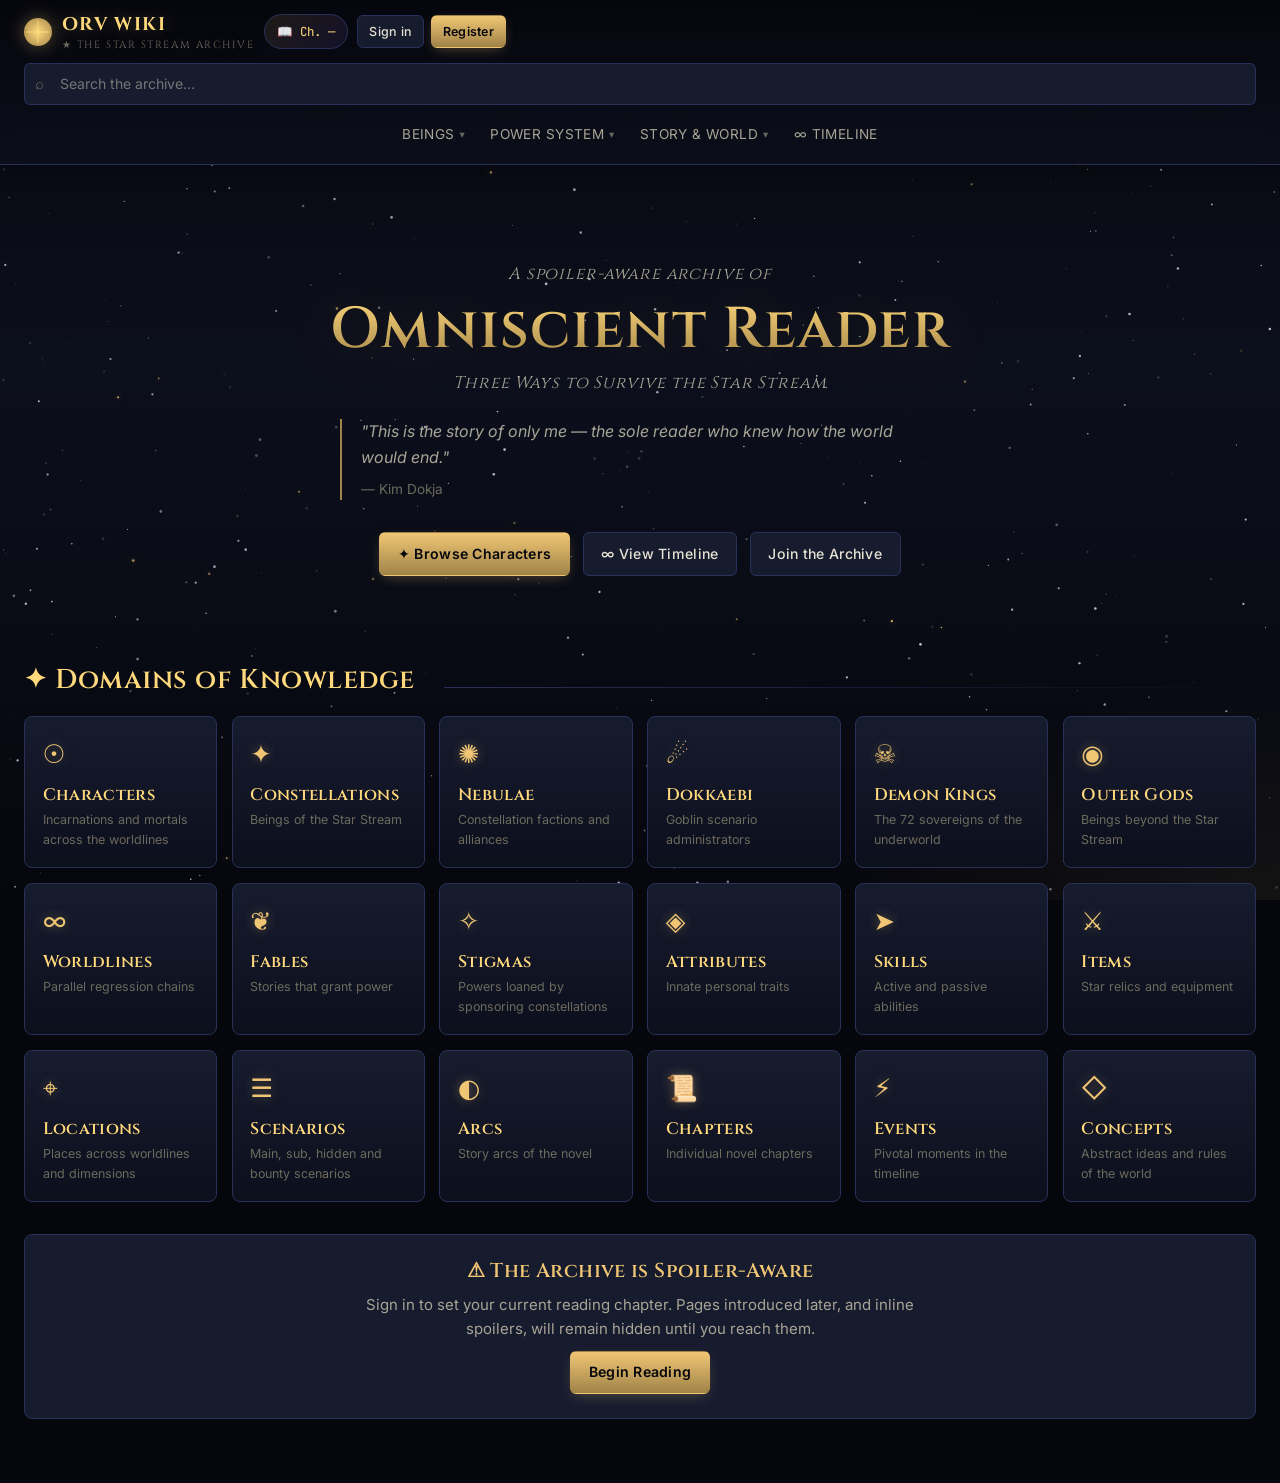
<file: index.html>
<!DOCTYPE html>
<html lang="en">
<head>
<meta charset="UTF-8">
<meta name="viewport" content="width=device-width, initial-scale=1">
<title>ORV Wiki — The Star Stream Archive</title>
<link rel="preconnect" href="https://fonts.googleapis.com">
<link rel="preconnect" href="https://fonts.gstatic.com" crossorigin>
<link href="https://fonts.googleapis.com/css2?family=Cinzel:wght@400;500;600;700&family=Inter:wght@300;400;500;600;700&family=JetBrains+Mono:wght@400;500&display=swap" rel="stylesheet">
<link rel="stylesheet" href="styles.css">
</head>
<body>

<canvas id="starfield"></canvas>

<header class="site">
  <nav class="nav">
    <div class="brand" data-route="">
      <span class="brand-mark"></span>
      <div>ORV Wiki<span class="brand-tag">★ The Star Stream Archive</span></div>
    </div>

    <div class="menubar" id="menubar"></div>

    <div class="search-wrap">
      <span class="search-icon">⌕</span>
      <input class="search-input" type="text" id="searchInput" placeholder="Search the archive…" autocomplete="off">
      <div id="searchResults"></div>
    </div>

    <div class="chapter-pill" id="chapterPill" title="Click to update reading progress">
      <span>📖</span><span id="chapterPillText">Ch. —</span>
    </div>

    <button class="btn btn-ghost notif-btn" id="notifBtn" title="Notifications" style="display:none">
      <span style="font-size:1.1rem">🔔</span>
      <span class="notif-dot" id="notifDot" style="display:none"></span>
    </button>

    <div id="userArea"></div>
  </nav>
</header>

<main class="app" id="app"></main>

<div id="modal-root"></div>
<div id="toast-root"></div>
<div id="drawer-root"></div>
<div id="tooltip-root"></div>

<!--
  Script load order matters because these are plain <script> tags, not ES
  modules. Each file declares globals (functions, const State, api, …) that
  later files reference. Order:
    config         — sets window.ORV_API_BASE (per-deployment); must be FIRST
                     so core.js can read it during State initialization
    core           — State, ENTITY_TYPES, api, $, el, toast, openModal
    spoiler        — plainTextOf, hasContent, hasHidden, renderRendered,
                     renderedNode, spoilerBanner (used by views, comments,
                     views-user, notifications)
    chrome         — startStarfield, buildMenubar (uses ENTITY_TYPES, navigate)
    auth           — renderUserArea, openAuth, openChapterModal, openSettings
    router         — navigate, renderRoute (referenced by everything above)
    views          — renderHome, renderCategory, renderPage, renderCharacter,
                     pageCard, errorBlock, crumbs
    comments       — commentsSection
    views-user     — renderBookmarks, renderMySuggestions, renderQueue,
                     renderTimeline
    editor         — schema-driven content forms, openSuggest,
                     openSuggestNew, editor tool views, renderDiff
    notifications  — wires up #notifBtn, #chapterPill, #searchInput at parse
                     time — must run after the elements above exist
    init           — kicks everything off; must be last
-->
<script src="js/config.js"></script>
<script src="js/core.js"></script>
<script src="js/spoiler.js"></script>
<script src="js/chrome.js"></script>
<script src="js/auth.js"></script>
<script src="js/router.js"></script>
<script src="js/views.js"></script>
<script src="js/comments.js"></script>
<script src="js/views-user.js"></script>
<script src="js/editor.js"></script>
<script src="js/notifications.js"></script>
<script src="js/init.js"></script>
</body>
</html>
</file>
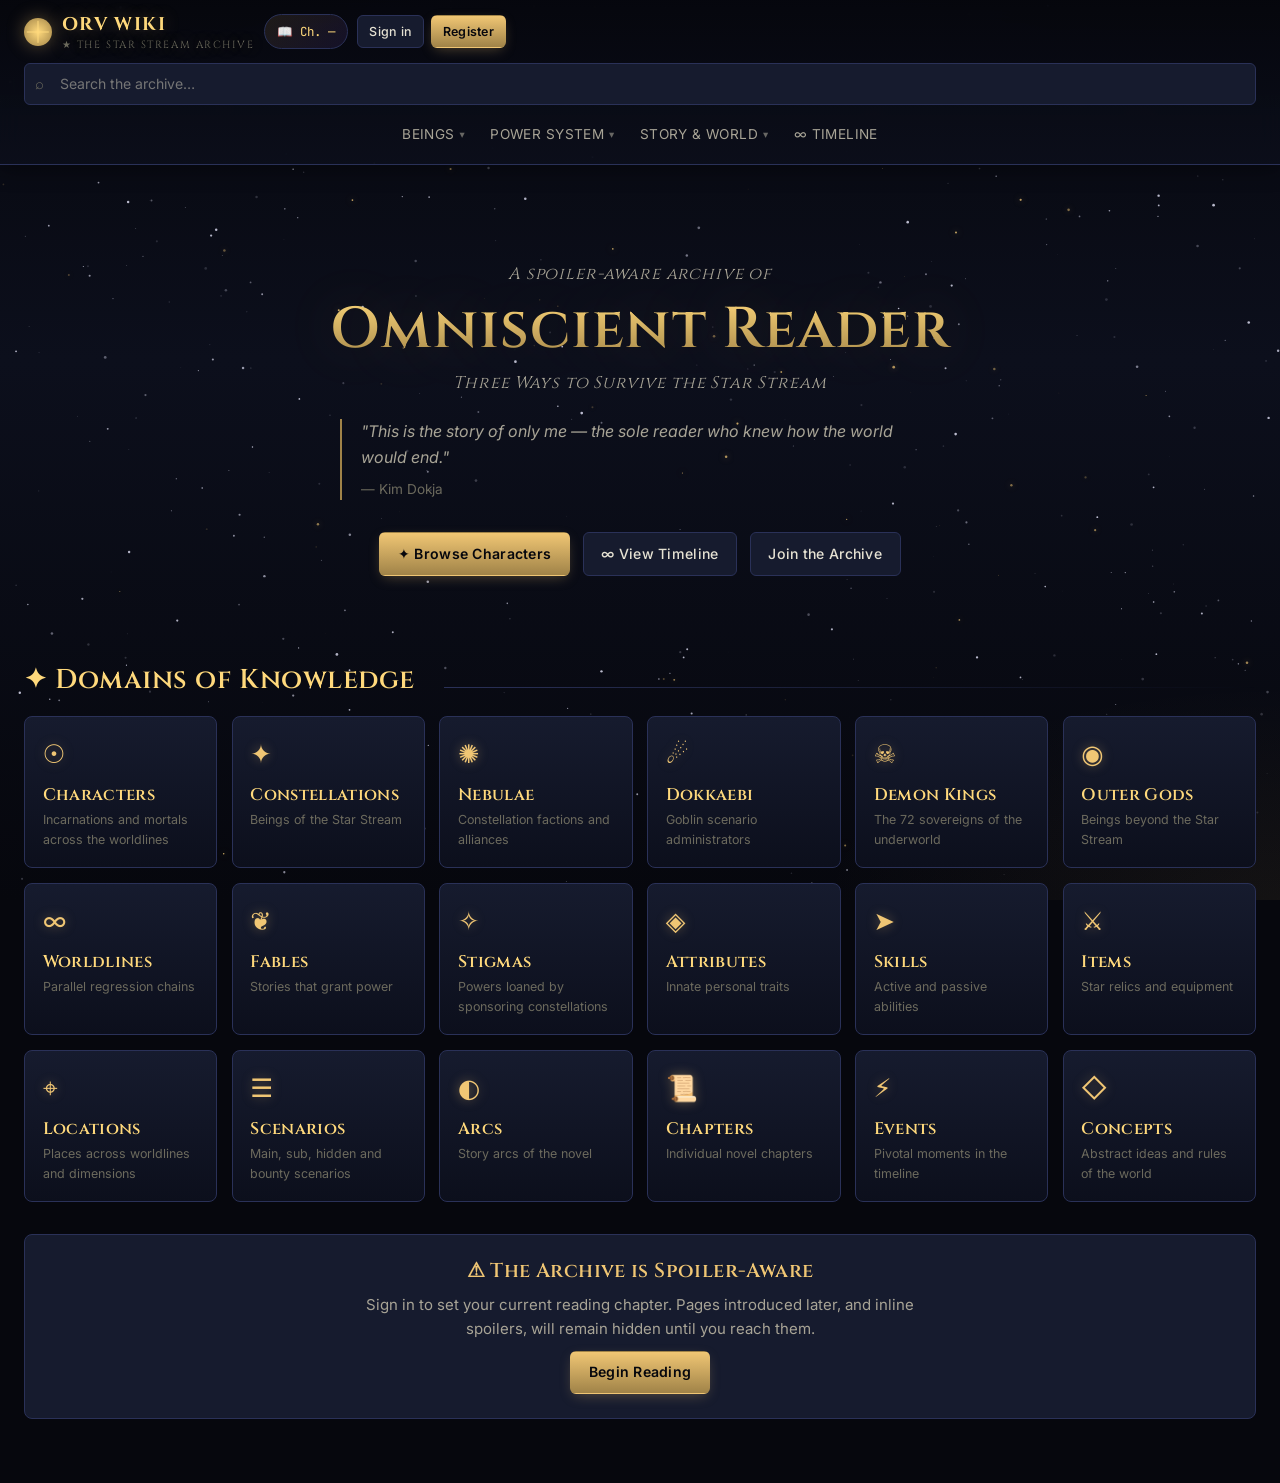
<file: orv-wiki-frontend.html>
<!DOCTYPE html>
<html lang="en">
<head>
<meta charset="UTF-8">
<meta name="viewport" content="width=device-width, initial-scale=1">
<title>ORV Wiki — The Star Stream Archive</title>
<link rel="preconnect" href="https://fonts.googleapis.com">
<link rel="preconnect" href="https://fonts.gstatic.com" crossorigin>
<link href="https://fonts.googleapis.com/css2?family=Cinzel:wght@400;500;600;700&family=Inter:wght@300;400;500;600;700&family=JetBrains+Mono:wght@400;500&display=swap" rel="stylesheet">
<link rel="stylesheet" href="styles.css">
</head>
<body>

<canvas id="starfield"></canvas>

<header class="site">
  <nav class="nav">
    <div class="brand" data-route="">
      <span class="brand-mark"></span>
      <div>ORV Wiki<span class="brand-tag">★ The Star Stream Archive</span></div>
    </div>

    <div class="menubar" id="menubar"></div>

    <div class="search-wrap">
      <span class="search-icon">⌕</span>
      <input class="search-input" type="text" id="searchInput" placeholder="Search the archive…" autocomplete="off">
      <div id="searchResults"></div>
    </div>

    <div class="chapter-pill" id="chapterPill" title="Click to update reading progress">
      <span>📖</span><span id="chapterPillText">Ch. —</span>
    </div>

    <button class="btn btn-ghost notif-btn" id="notifBtn" title="Notifications" style="display:none">
      <span style="font-size:1.1rem">🔔</span>
      <span class="notif-dot" id="notifDot" style="display:none"></span>
    </button>

    <div id="userArea"></div>
  </nav>
</header>

<main class="app" id="app"></main>

<div id="modal-root"></div>
<div id="toast-root"></div>
<div id="drawer-root"></div>
<div id="tooltip-root"></div>

<!--
  Script load order matters because these are plain <script> tags, not ES
  modules. Each file declares globals (functions, const State, api, …) that
  later files reference. Order:
    core           — State, ENTITY_TYPES, api, $, el, toast, openModal
    spoiler        — plainTextOf, hasContent, hasHidden, renderRendered,
                     renderedNode, spoilerBanner (used by views, comments,
                     views-user, notifications)
    chrome         — startStarfield, buildMenubar (uses ENTITY_TYPES, navigate)
    auth           — renderUserArea, openAuth, openChapterModal, openSettings
    router         — navigate, renderRoute (referenced by everything above)
    views          — renderHome, renderCategory, renderPage, renderCharacter,
                     pageCard, errorBlock, crumbs
    comments       — commentsSection, openSuggest
    views-user     — renderBookmarks, renderMySuggestions, renderQueue,
                     renderTimeline
    notifications  — wires up #notifBtn, #chapterPill, #searchInput at parse
                     time — must run after the elements above exist
    init           — kicks everything off; must be last
-->
<script src="js/core.js"></script>
<script src="js/spoiler.js"></script>
<script src="js/chrome.js"></script>
<script src="js/auth.js"></script>
<script src="js/router.js"></script>
<script src="js/views.js"></script>
<script src="js/comments.js"></script>
<script src="js/views-user.js"></script>
<script src="js/notifications.js"></script>
<script src="js/init.js"></script>
</body>
</html>
</file>
<file: styles.css>
:root{
  --void:#06070d;
  --space:#0c0f1c;
  --night:#11142a;
  --panel:#161b2e;
  --panel-2:#1c2240;
  --panel-3:#252b4d;
  --border:#2a3158;
  --border-bright:#3d4670;
  --gold:#f0c674;
  --gold-bright:#ffd97c;
  --gold-dim:#a08348;
  --gold-glow:rgba(240,198,116,.35);
  --text:#e6e2d3;
  --text-2:#a8a496;
  --text-3:#6c6a5d;
  --purple:#8b5cf6;
  --cyan:#5eead4;
  --crimson:#c4504c;
  --danger:#ef4444;
  --success:#22c55e;
  --spoiler-bg:#1a1325;
  --spoiler-border:#3a2960;
  --shadow-lg:0 12px 40px -8px rgba(0,0,0,.6),0 4px 12px -2px rgba(0,0,0,.4);
  --shadow-glow:0 0 24px -4px var(--gold-glow);
  --serif:'Cinzel',Georgia,serif;
  --sans:'Inter',-apple-system,system-ui,sans-serif;
  --mono:'JetBrains Mono',Menlo,monospace;
}
*{box-sizing:border-box;margin:0;padding:0}
html,body{height:100%}
body{
  font-family:var(--sans);
  font-size:15px;
  line-height:1.6;
  color:var(--text);
  background:var(--void);
  overflow-x:hidden;
  min-height:100vh;
  position:relative;
}
body::before{
  content:'';
  position:fixed;inset:0;
  background:
    radial-gradient(ellipse 80% 50% at 50% -20%,rgba(139,92,246,.12),transparent 60%),
    radial-gradient(ellipse 60% 40% at 100% 100%,rgba(240,198,116,.06),transparent 60%),
    linear-gradient(180deg,var(--void) 0%,var(--space) 40%,var(--void) 100%);
  z-index:-2;
  pointer-events:none;
}
#starfield{position:fixed;inset:0;z-index:-1;pointer-events:none}
::selection{background:var(--gold);color:var(--void)}
::-webkit-scrollbar{width:10px;height:10px}
::-webkit-scrollbar-track{background:var(--space)}
::-webkit-scrollbar-thumb{background:var(--panel-3);border-radius:6px}
::-webkit-scrollbar-thumb:hover{background:var(--gold-dim)}

/* Typography */
h1,h2,h3,h4{font-family:var(--serif);font-weight:600;line-height:1.2;letter-spacing:.02em}
h1{font-size:2.4rem;color:var(--gold)}
h2{font-size:1.7rem;color:var(--gold-bright)}
h3{font-size:1.25rem;color:var(--gold)}
h4{font-size:1.05rem;color:var(--text)}
a{color:var(--gold);text-decoration:none;transition:color .15s}
a:hover{color:var(--gold-bright);text-shadow:0 0 12px var(--gold-glow)}
p{margin-bottom:.8em}
code{font-family:var(--mono);font-size:.9em;background:var(--panel);padding:1px 6px;border-radius:3px;color:var(--cyan)}
hr{border:none;height:1px;background:linear-gradient(90deg,transparent,var(--border),transparent);margin:1.5rem 0}

/* Header */
header.site{
  position:sticky;top:0;z-index:100;
  background:linear-gradient(180deg,rgba(6,7,13,.95),rgba(12,15,28,.85));
  backdrop-filter:blur(12px);
  -webkit-backdrop-filter:blur(12px);
  border-bottom:1px solid var(--border);
  box-shadow:0 4px 20px rgba(0,0,0,.4);
}
.nav{
  display:flex;align-items:center;
  max-width:1400px;margin:0 auto;
  padding:.6rem 1.5rem;gap:1rem;
}
.brand{
  display:flex;align-items:center;gap:.6rem;
  font-family:var(--serif);font-weight:700;font-size:1.15rem;
  color:var(--gold-bright);letter-spacing:.08em;text-transform:uppercase;
  cursor:pointer;user-select:none;
  text-shadow:0 0 16px var(--gold-glow);
  white-space:nowrap;
}
.brand-mark{
  display:inline-block;width:28px;height:28px;
  background:radial-gradient(circle,var(--gold-bright),var(--gold-dim));
  border-radius:50%;position:relative;
  box-shadow:0 0 18px var(--gold-glow);
}
.brand-mark::before,.brand-mark::after{
  content:'';position:absolute;left:50%;top:50%;
  width:80%;height:1px;background:var(--gold-bright);
  transform:translate(-50%,-50%);
}
.brand-mark::after{transform:translate(-50%,-50%) rotate(90deg)}
.brand-tag{font-size:.65rem;color:var(--text-3);font-weight:400;letter-spacing:.15em;display:block;margin-top:-2px}

.menubar{display:flex;align-items:center;gap:.25rem;flex-shrink:0;flex-wrap:nowrap}
.menu{position:relative}
.menu-btn{
  background:none;border:1px solid transparent;color:var(--text-2);
  padding:.5rem .6rem;font:inherit;font-size:.85rem;
  cursor:pointer;border-radius:6px;
  display:inline-flex;align-items:center;gap:.3rem;
  letter-spacing:.03em;text-transform:uppercase;
  transition:all .15s;
}
.menu-btn:hover,.menu.open .menu-btn{
  color:var(--gold-bright);
  background:var(--panel);
  border-color:var(--border);
}
.menu-btn .caret{font-size:.65rem;opacity:.6;transition:transform .2s}
.menu.open .caret{transform:rotate(180deg)}

.menu-panel{
  position:absolute;top:calc(100% + 8px);left:0;
  min-width:220px;
  background:linear-gradient(180deg,var(--panel),var(--space));
  border:1px solid var(--border-bright);
  border-radius:8px;
  padding:.4rem;
  box-shadow:var(--shadow-lg),0 0 30px -10px var(--gold-glow);
  opacity:0;transform:translateY(-6px);pointer-events:none;
  transition:all .18s ease-out;
  z-index:120;
}
.menu.open .menu-panel{opacity:1;transform:translateY(0);pointer-events:auto}
.menu-item{
  display:flex;align-items:center;gap:.65rem;
  padding:.55rem .75rem;border-radius:5px;
  color:var(--text);font-size:.88rem;
  cursor:pointer;transition:all .12s;
  background:none;border:none;width:100%;text-align:left;
  font-family:inherit;
}
.menu-item:hover{background:var(--panel-3);color:var(--gold-bright)}
.menu-item .icon{
  width:22px;height:22px;
  display:inline-flex;align-items:center;justify-content:center;
  color:var(--gold);font-size:1rem;
  background:rgba(240,198,116,.08);
  border-radius:4px;
  flex-shrink:0;
}
.menu-divider{height:1px;background:var(--border);margin:.4rem 0}
.menu-label{
  padding:.45rem .75rem .25rem;font-size:.65rem;
  color:var(--text-3);text-transform:uppercase;letter-spacing:.12em;
}

.search-wrap{flex:1 1 160px;max-width:340px;position:relative}
.search-input{
  width:100%;padding:.55rem 2.4rem .55rem 2.2rem;
  background:var(--panel);
  border:1px solid var(--border);
  border-radius:6px;
  color:var(--text);font:inherit;font-size:.88rem;
  transition:all .15s;
}
.search-input:focus{
  outline:none;
  border-color:var(--gold-dim);
  box-shadow:0 0 0 3px rgba(240,198,116,.12);
}
.search-icon{
  position:absolute;left:.7rem;top:50%;transform:translateY(-50%);
  color:var(--text-3);pointer-events:none;font-size:.95rem;
}
.search-results{
  position:absolute;top:calc(100% + 6px);right:0;
  min-width:max(100%,320px);
  background:linear-gradient(180deg,var(--panel),var(--space));
  border:1px solid var(--border-bright);border-radius:8px;
  max-height:60vh;overflow-y:auto;
  box-shadow:var(--shadow-lg);
  z-index:130;
}
.search-result{
  padding:.6rem .8rem;cursor:pointer;
  border-bottom:1px solid var(--border);
  display:flex;align-items:center;gap:.6rem;
}
.search-result:last-child{border:none}
.search-result:hover{background:var(--panel-3)}
.search-result .meta{font-size:.7rem;color:var(--text-3);text-transform:uppercase;letter-spacing:.08em}

.chapter-pill{
  display:inline-flex;align-items:center;gap:.4rem;
  padding:.4rem .75rem;
  background:linear-gradient(135deg,rgba(240,198,116,.1),rgba(139,92,246,.1));
  border:1px solid var(--border);
  border-radius:20px;font-size:.78rem;
  color:var(--gold-bright);cursor:pointer;
  transition:all .15s;white-space:nowrap;
  font-family:var(--mono);
}
.chapter-pill:hover{
  border-color:var(--gold-dim);
  box-shadow:0 0 16px rgba(240,198,116,.2);
}

.user-btn{
  display:inline-flex;align-items:center;gap:.5rem;
  background:var(--panel);border:1px solid var(--border);
  color:var(--text);padding:.4rem .85rem;
  border-radius:6px;cursor:pointer;font:inherit;font-size:.85rem;
  transition:all .15s;
}
.user-btn:hover{border-color:var(--gold-dim);color:var(--gold-bright)}
.user-avatar{
  width:24px;height:24px;border-radius:50%;
  background:linear-gradient(135deg,var(--purple),var(--gold));
  display:inline-flex;align-items:center;justify-content:center;
  font-size:.7rem;font-weight:700;color:var(--void);
}
.notif-dot{
  position:absolute;top:-2px;right:-2px;
  width:8px;height:8px;border-radius:50%;
  background:var(--crimson);
  box-shadow:0 0 8px var(--crimson);
}
.notif-btn{position:relative}

/* Buttons */
.btn{
  display:inline-flex;align-items:center;justify-content:center;gap:.5rem;
  padding:.6rem 1.1rem;border-radius:6px;
  font:inherit;font-size:.88rem;font-weight:500;
  cursor:pointer;transition:all .15s;
  border:1px solid transparent;
  letter-spacing:.02em;text-decoration:none;
  white-space:nowrap;
}
.btn-primary{
  background:linear-gradient(180deg,var(--gold),var(--gold-dim));
  color:var(--void);font-weight:600;
  box-shadow:0 4px 14px -4px var(--gold-glow);
}
.btn-primary:hover{
  background:linear-gradient(180deg,var(--gold-bright),var(--gold));
  box-shadow:0 6px 20px -4px var(--gold-glow);
  transform:translateY(-1px);
}
.btn-secondary{
  background:var(--panel);border-color:var(--border);
  color:var(--text);
}
.btn-secondary:hover{border-color:var(--gold-dim);color:var(--gold-bright)}
.btn-ghost{background:transparent;color:var(--text-2)}
.btn-ghost:hover{background:var(--panel);color:var(--gold-bright)}
.btn-danger{background:var(--panel);color:var(--danger);border-color:rgba(239,68,68,.3)}
.btn-danger:hover{background:rgba(239,68,68,.1);border-color:var(--danger)}
.btn-sm{padding:.35rem .7rem;font-size:.78rem}
.btn:disabled{opacity:.5;cursor:not-allowed;transform:none}

/* Layout */
main.app{
  max-width:1400px;margin:0 auto;
  padding:2rem 1.5rem 4rem;
  min-height:calc(100vh - 70px);
}
.view{animation:fadeIn .35s ease-out}
@keyframes fadeIn{from{opacity:0;transform:translateY(8px)}to{opacity:1;transform:none}}

.crumbs{
  display:flex;align-items:center;gap:.4rem;
  font-size:.8rem;color:var(--text-3);
  margin-bottom:1.2rem;
  text-transform:uppercase;letter-spacing:.08em;
}
.crumbs a{color:var(--text-2)}
.crumbs .sep{color:var(--text-3);opacity:.5}

/* Hero / Home */
.hero{
  text-align:center;
  padding:4rem 1rem 3rem;
  position:relative;
}
.hero h1{
  font-size:clamp(2.2rem,5vw,3.6rem);
  background:linear-gradient(180deg,var(--gold-bright),var(--gold-dim));
  -webkit-background-clip:text;background-clip:text;
  -webkit-text-fill-color:transparent;
  margin-bottom:.4rem;
  text-shadow:0 0 60px rgba(240,198,116,.2);
}
.hero .sub{
  font-family:var(--serif);font-style:italic;
  color:var(--text-2);font-size:1.05rem;
  letter-spacing:.05em;margin-bottom:.4rem;
}
.hero .quote{
  max-width:600px;margin:1.4rem auto 0;
  color:var(--text-2);font-style:italic;font-size:1rem;
  border-left:2px solid var(--gold-dim);
  padding-left:1.2rem;text-align:left;
}
.hero .quote-author{display:block;margin-top:.5rem;color:var(--text-3);font-size:.85rem;font-style:normal}
.hero-cta{
  margin-top:2rem;display:flex;gap:.8rem;justify-content:center;flex-wrap:wrap;
}

.section-title{
  display:flex;align-items:baseline;justify-content:space-between;
  margin:2.5rem 0 1.2rem;gap:1rem;flex-wrap:wrap;
}
.section-title h2{
  display:flex;align-items:center;gap:.6rem;
}
.section-title .ornament{
  flex:1;height:1px;
  background:linear-gradient(90deg,var(--border),transparent);
  margin-left:.8rem;min-width:40px;
}

/* Category grid (home) */
.cat-grid{
  display:grid;
  grid-template-columns:repeat(auto-fill,minmax(180px,1fr));
  gap:.9rem;
}
.cat-tile{
  position:relative;
  background:linear-gradient(180deg,var(--panel),var(--space));
  border:1px solid var(--border);
  border-radius:8px;padding:1.1rem;
  cursor:pointer;transition:all .2s;
  overflow:hidden;
}
.cat-tile::before{
  content:'';position:absolute;inset:0;
  background:radial-gradient(circle at 80% 0%,var(--gold-glow),transparent 50%);
  opacity:0;transition:opacity .25s;
}
.cat-tile:hover{
  border-color:var(--gold-dim);
  transform:translateY(-2px);
  box-shadow:0 8px 24px -8px rgba(0,0,0,.6),0 0 24px -8px var(--gold-glow);
}
.cat-tile:hover::before{opacity:1}
.cat-tile .glyph{
  display:inline-block;font-size:1.6rem;color:var(--gold);
  margin-bottom:.6rem;
  text-shadow:0 0 12px var(--gold-glow);
  position:relative;
}
.cat-tile h4{font-family:var(--serif);font-size:1.05rem;color:var(--gold-bright);margin-bottom:.3rem;position:relative}
.cat-tile p{color:var(--text-3);font-size:.78rem;margin:0;position:relative}

/* Page grid (lists) */
.page-grid{
  display:grid;
  grid-template-columns:repeat(auto-fill,minmax(260px,1fr));
  gap:1rem;
}
.page-card{
  background:linear-gradient(180deg,var(--panel),var(--space));
  border:1px solid var(--border);
  border-radius:8px;padding:1rem 1.1rem;
  cursor:pointer;transition:all .18s;
  display:flex;flex-direction:column;
  position:relative;
}
.page-card:hover{
  border-color:var(--gold-dim);
  transform:translateY(-2px);
  box-shadow:0 6px 20px -6px rgba(0,0,0,.6),0 0 16px -6px var(--gold-glow);
}
.page-card .type{
  font-size:.65rem;color:var(--gold-dim);
  text-transform:uppercase;letter-spacing:.15em;
  margin-bottom:.3rem;
}
.page-card h3{
  font-family:var(--serif);font-size:1.1rem;color:var(--gold-bright);
  margin-bottom:.4rem;line-height:1.3;
}
.page-card .desc{
  color:var(--text-2);font-size:.85rem;
  flex:1;
  display:-webkit-box;-webkit-line-clamp:3;-webkit-box-orient:vertical;
  overflow:hidden;
}
.page-card .footer{
  display:flex;justify-content:space-between;align-items:center;
  margin-top:.7rem;padding-top:.7rem;
  border-top:1px solid var(--border);
  font-size:.72rem;color:var(--text-3);
}
.page-card .ch{font-family:var(--mono);color:var(--gold-dim)}

/* Pagination */
.pagination{
  display:flex;justify-content:center;align-items:center;
  gap:.4rem;margin-top:2rem;flex-wrap:wrap;
}
.pagination .info{color:var(--text-3);font-size:.85rem;margin:0 .8rem;font-family:var(--mono)}

/* Page detail */
.detail-layout{
  display:grid;
  grid-template-columns:minmax(0,1fr) 320px;
  gap:2rem;
}
@media(max-width:900px){.detail-layout{grid-template-columns:1fr}}

.detail-header{
  background:linear-gradient(135deg,var(--panel) 0%,var(--space) 100%);
  border:1px solid var(--border);
  border-top:2px solid var(--gold-dim);
  border-radius:8px;padding:1.6rem 1.8rem;
  margin-bottom:1.4rem;position:relative;overflow:hidden;
}
.detail-header::before{
  content:'';position:absolute;top:0;right:0;
  width:200px;height:200px;
  background:radial-gradient(circle,var(--gold-glow),transparent 70%);
  pointer-events:none;
}
.detail-header .type{
  font-size:.72rem;color:var(--gold-dim);
  text-transform:uppercase;letter-spacing:.18em;
  margin-bottom:.4rem;font-weight:600;
}
.detail-header h1{font-size:2.2rem;margin-bottom:.6rem;position:relative}
.detail-header .summary{color:var(--text-2);font-size:1rem;max-width:780px;position:relative}
.detail-header .meta-row{
  display:flex;gap:1.2rem;flex-wrap:wrap;
  margin-top:1rem;font-size:.8rem;color:var(--text-3);
  position:relative;
}
.detail-header .meta-row span{display:inline-flex;align-items:center;gap:.4rem}
.detail-header .meta-row strong{color:var(--gold);font-family:var(--mono);font-weight:500}

.detail-body{
  background:var(--panel);
  border:1px solid var(--border);
  border-radius:8px;padding:1.6rem 1.8rem;
  margin-bottom:1.4rem;
}
.detail-body h2{margin-top:1.6rem;margin-bottom:.6rem;font-size:1.4rem}
.detail-body h2:first-child{margin-top:0}
.detail-body p{color:var(--text);margin-bottom:1em}

.field-row{
  display:grid;grid-template-columns:160px 1fr;gap:1rem;
  padding:.6rem 0;border-bottom:1px solid var(--border);
  font-size:.92rem;
}
.field-row:last-child{border-bottom:none}
.field-label{color:var(--text-3);text-transform:uppercase;font-size:.72rem;letter-spacing:.1em;padding-top:2px}
.field-value{color:var(--text)}

/* Sidebar */
.sidebar{display:flex;flex-direction:column;gap:1rem}
.side-card{
  background:var(--panel);
  border:1px solid var(--border);
  border-radius:8px;padding:1rem 1.1rem;
}
.side-card h4{
  font-size:.78rem;color:var(--gold-dim);
  text-transform:uppercase;letter-spacing:.12em;
  margin-bottom:.7rem;font-family:var(--sans);font-weight:600;
}
.side-card .row{
  display:flex;justify-content:space-between;
  font-size:.85rem;padding:.3rem 0;
  border-bottom:1px dashed var(--border);
}
.side-card .row:last-child{border:none}
.side-card .row .k{color:var(--text-3)}
.side-card .row .v{color:var(--text);font-family:var(--mono);font-size:.82rem}

/* Spoiler — three states.
   - .spoiler.hidden   server stripped the body; client shows a chip
   - .spoiler.revealed user has reached the reveal chapter; subtle highlight
   - .spoiler.peek     transient class added on hover/click to expose content
                       (used only for revealed spoilers; hidden ones never
                       have content to show on the client) */
.spoiler{
  position:relative;
  border-radius:4px;
  letter-spacing:.02em;
}
.spoiler.hidden{
  display:inline-block;
  background:var(--spoiler-bg);
  border:1px solid var(--spoiler-border);
  padding:1px 9px;
  color:var(--purple);font-family:var(--mono);font-size:.82rem;
  cursor:not-allowed;user-select:none;
  vertical-align:baseline;
}
.spoiler.hidden::before{
  content:'⚠';margin-right:.4rem;font-size:.9em;
}
.spoiler.revealed{
  display:inline;
  padding:1px 6px;
  background:linear-gradient(90deg,rgba(240,198,116,.08),rgba(139,92,246,.08));
  border:1px solid rgba(240,198,116,.25);
  color:var(--text);
  cursor:help;
}
.spoiler.revealed::before{
  content:'';position:absolute;left:-2px;top:0;bottom:0;width:2px;
  background:var(--gold-bright);box-shadow:0 0 6px var(--gold-glow);
}
.spoiler.revealed[data-ch]::after{
  content:'ch.' attr(data-ch);
  font-family:var(--mono);font-size:.66rem;
  color:var(--gold-dim);margin-left:.35rem;
  vertical-align:super;letter-spacing:0;
  opacity:.7;
}
/* Hidden-content banner shown above any field with hidden spoilers. */
.spoiler-banner{
  margin-top:.8rem;padding:.7rem .9rem;
  background:var(--spoiler-bg);
  border:1px dashed var(--spoiler-border);
  border-radius:6px;
  font-size:.83rem;color:var(--purple);
  display:flex;align-items:center;gap:.5rem;
}
.spoiler-banner::before{ content:'✦';font-size:1rem;color:var(--gold-bright); }

/* Comments */
.comment-thread{margin-top:.5rem}
.comment{
  border-left:2px solid var(--border);
  padding:.8rem 0 .8rem 1rem;
  margin-bottom:.4rem;
}
.comment-head{
  display:flex;align-items:center;gap:.6rem;
  margin-bottom:.4rem;font-size:.82rem;
}
.comment-head .author{color:var(--gold-bright);font-weight:500}
.comment-head .ch-tag{
  font-family:var(--mono);font-size:.72rem;
  color:var(--gold-dim);background:var(--panel-2);
  padding:1px 7px;border-radius:10px;
}
.comment-head .ago{color:var(--text-3)}
.comment-body{color:var(--text);font-size:.93rem;margin-bottom:.5rem;white-space:pre-wrap}
.comment-body.deleted{color:var(--text-3);font-style:italic}
.comment-actions{display:flex;align-items:center;gap:.3rem;flex-wrap:wrap}
.react-btn{
  background:var(--panel);border:1px solid var(--border);
  color:var(--text-2);padding:2px 8px;
  border-radius:12px;cursor:pointer;
  font:inherit;font-size:.78rem;
  display:inline-flex;align-items:center;gap:.3rem;
  transition:all .12s;
}
.react-btn:hover{border-color:var(--gold-dim);color:var(--gold-bright)}
.react-btn.active{background:rgba(240,198,116,.15);border-color:var(--gold-dim);color:var(--gold-bright)}
.react-btn .count{color:var(--text-3);font-family:var(--mono);font-size:.74rem}
.react-btn.active .count{color:var(--gold-bright)}
.comment-children{margin-left:1.2rem;margin-top:.3rem;border-left:1px dashed var(--border);padding-left:.6rem}

.comment-form{
  background:var(--space);border:1px solid var(--border);
  border-radius:6px;padding:.8rem;margin-bottom:1rem;
}
.comment-form textarea{
  width:100%;background:var(--panel);
  border:1px solid var(--border);border-radius:5px;
  color:var(--text);font:inherit;font-size:.9rem;
  padding:.6rem;resize:vertical;min-height:60px;
}
.comment-form textarea:focus{outline:none;border-color:var(--gold-dim)}
.comment-form-actions{display:flex;justify-content:flex-end;gap:.5rem;margin-top:.6rem}

/* Modal */
.modal-backdrop{
  position:fixed;inset:0;
  background:rgba(6,7,13,.85);
  backdrop-filter:blur(4px);
  z-index:1000;
  display:flex;align-items:center;justify-content:center;
  padding:1rem;
  animation:fadeIn .2s;
}
.modal{
  background:linear-gradient(180deg,var(--panel),var(--space));
  border:1px solid var(--border-bright);
  border-top:2px solid var(--gold);
  border-radius:10px;
  padding:1.8rem;
  max-width:480px;width:100%;
  max-height:90vh;overflow-y:auto;
  box-shadow:var(--shadow-lg),0 0 60px -10px var(--gold-glow);
  animation:modalIn .25s ease-out;
}
.modal.lg{max-width:680px}
@keyframes modalIn{from{opacity:0;transform:scale(.95) translateY(-12px)}to{opacity:1;transform:none}}
.modal h2{margin-bottom:.4rem}
.modal .modal-sub{color:var(--text-2);font-size:.9rem;margin-bottom:1.2rem}
.modal-close{
  position:absolute;top:1rem;right:1rem;
  background:none;border:none;color:var(--text-3);
  font-size:1.4rem;cursor:pointer;line-height:1;
  width:32px;height:32px;border-radius:50%;
  display:inline-flex;align-items:center;justify-content:center;
}
.modal-close:hover{background:var(--panel-2);color:var(--gold-bright)}

.field{margin-bottom:1rem}
.field label{
  display:block;font-size:.78rem;color:var(--text-2);
  text-transform:uppercase;letter-spacing:.08em;
  margin-bottom:.35rem;
}
.field input,.field textarea,.field select{
  width:100%;background:var(--space);
  border:1px solid var(--border);border-radius:5px;
  color:var(--text);font:inherit;font-size:.95rem;
  padding:.55rem .75rem;
}
.field input:focus,.field textarea:focus,.field select:focus{
  outline:none;border-color:var(--gold-dim);
  box-shadow:0 0 0 3px rgba(240,198,116,.1);
}
.field textarea{resize:vertical;min-height:80px}
.field-error{color:var(--danger);font-size:.78rem;margin-top:.3rem}
.modal-actions{display:flex;justify-content:flex-end;gap:.6rem;margin-top:1.2rem}
.tabs{
  display:flex;gap:.3rem;margin-bottom:1.2rem;
  border-bottom:1px solid var(--border);
}
.tab{
  background:none;border:none;color:var(--text-2);
  padding:.6rem 1rem;font:inherit;font-size:.88rem;
  cursor:pointer;position:relative;
  border-bottom:2px solid transparent;margin-bottom:-1px;
}
.tab.active{color:var(--gold-bright);border-bottom-color:var(--gold)}

/* Toast */
#toast-root{
  position:fixed;bottom:1.5rem;right:1.5rem;
  z-index:2000;display:flex;flex-direction:column;gap:.6rem;
  pointer-events:none;
}
.toast{
  background:var(--panel);border:1px solid var(--border-bright);
  border-radius:6px;padding:.7rem 1rem;
  font-size:.88rem;color:var(--text);
  box-shadow:var(--shadow-lg);min-width:240px;max-width:380px;
  animation:toastIn .25s ease-out;pointer-events:auto;
  border-left:3px solid var(--gold);
}
.toast.error{border-left-color:var(--danger)}
.toast.success{border-left-color:var(--success)}
@keyframes toastIn{from{opacity:0;transform:translateX(40px)}to{opacity:1;transform:none}}

/* Loading */
.loader{
  display:flex;align-items:center;justify-content:center;
  padding:3rem;color:var(--gold);
}
.loader-spinner{
  width:32px;height:32px;
  border:2px solid var(--border);
  border-top-color:var(--gold);
  border-radius:50%;
  animation:spin 1s linear infinite;
}
@keyframes spin{to{transform:rotate(360deg)}}

.empty{
  text-align:center;padding:3rem 1rem;
  color:var(--text-3);
}
.empty .glyph{font-size:3rem;color:var(--gold-dim);margin-bottom:.6rem;opacity:.5}
.empty h3{color:var(--text-2);margin-bottom:.4rem}

/* Tags */
.tag{
  display:inline-block;
  background:var(--panel-2);border:1px solid var(--border);
  color:var(--text-2);padding:1px 8px;
  border-radius:10px;font-size:.72rem;
  margin-right:.3rem;
}

/* Relationship links — clickable chips connecting a character to related entities */
.rel-grid{
  display:flex;flex-wrap:wrap;gap:.5rem;
}
.rel-chip{
  display:inline-flex;align-items:baseline;gap:.45rem;
  background:var(--panel-2);border:1px solid var(--border);
  border-radius:6px;padding:.4rem .7rem;
  cursor:pointer;transition:border-color .16s,transform .16s,box-shadow .16s;
}
.rel-chip:hover{
  border-color:var(--gold-dim);transform:translateY(-1px);
  box-shadow:0 4px 14px -6px rgba(0,0,0,.6);
}
.rel-chip .rel-name{
  font-family:var(--serif);color:var(--gold-bright);font-size:.92rem;
}
.rel-chip .rel-meta{
  color:var(--text-3);font-size:.72rem;font-family:var(--mono);
}

/* Tag chips — clickable labels that link to the tag's filtered page list */
.tag-row{
  display:flex;flex-wrap:wrap;gap:.4rem;align-items:center;
  margin-top:.9rem;
}
.tag-link{
  display:inline-flex;align-items:center;gap:.4rem;
  background:var(--panel-2);border:1px solid var(--border);
  color:var(--text-2);padding:3px 10px;border-radius:11px;
  font-size:.75rem;cursor:pointer;
  transition:border-color .14s,color .14s;
}
.tag-link:hover{border-color:var(--gold-dim);color:var(--gold-bright);}
.tag-dot{
  width:8px;height:8px;border-radius:50%;flex:none;
  box-shadow:0 0 4px -1px currentColor;
}

/* Notifications drawer */
.drawer-overlay{
  position:fixed;inset:0;background:rgba(0,0,0,.5);
  z-index:999;animation:fadeIn .2s;
}
.drawer{
  position:fixed;top:0;right:0;bottom:0;
  width:380px;max-width:100vw;
  background:linear-gradient(180deg,var(--space),var(--void));
  border-left:1px solid var(--border-bright);
  z-index:1000;
  display:flex;flex-direction:column;
  animation:drawerIn .3s ease-out;
}
@keyframes drawerIn{from{transform:translateX(100%)}to{transform:none}}
.drawer-head{
  padding:1.2rem 1.4rem;border-bottom:1px solid var(--border);
  display:flex;justify-content:space-between;align-items:center;
}
.drawer-head h3{margin:0}
.drawer-body{flex:1;overflow-y:auto;padding:.6rem}
.notif-item{
  padding:.8rem 1rem;border-radius:6px;cursor:pointer;
  margin-bottom:.3rem;border-left:2px solid var(--border);
}
.notif-item:hover{background:var(--panel)}
.notif-item.unread{border-left-color:var(--gold);background:rgba(240,198,116,.04)}
.notif-item .type{
  font-size:.7rem;color:var(--gold-dim);
  text-transform:uppercase;letter-spacing:.08em;margin-bottom:.2rem;
}
.notif-item .body{font-size:.88rem;color:var(--text)}
.notif-item .time{font-size:.7rem;color:var(--text-3);margin-top:.3rem}

/* Timeline */
/* While the timeline view is mounted we let it claim the full viewport
   width and height. The default centred 1400px content column is too
   narrow for a 5-worldline lane stack with cross-lane regression arcs. */
body.timeline-active main.app{
  max-width:none;
  padding:0;
  min-height:calc(100vh - 70px);
}
.view-timeline{
  display:flex;flex-direction:column;
  height:calc(100vh - 70px);
  padding:0 1.25rem 1rem;
  gap:.75rem;
}
.tl-titlebar{
  display:flex;justify-content:space-between;align-items:baseline;
  gap:1rem;flex-wrap:wrap;
  padding:.9rem 0 .35rem;
  border-bottom:1px solid var(--border);
}
.tl-titlebar-left{display:flex;align-items:baseline;gap:.9rem;flex-wrap:wrap}
.tl-eyebrow{
  font-family:var(--mono);font-size:.72rem;
  color:var(--gold-bright);letter-spacing:.14em;text-transform:uppercase;
  text-shadow:0 0 14px var(--gold-glow);
}
.tl-h1{
  font-size:1.4rem;color:var(--gold);
  margin:0;letter-spacing:.02em;
}
.tl-titlebar-right{font-size:.78rem;color:var(--text-3);font-style:italic}
.tl-spoiler-warn{color:var(--text-3)}
.timeline-canvas{
  background:linear-gradient(180deg,var(--space),var(--void));
  border:1px solid var(--border);border-radius:8px;
  padding:1rem;overflow:auto;
  position:relative;
  flex:1;min-height:520px;
}
.timeline-svg{display:block;min-width:100%}
.tl-lane-header{font-family:var(--serif);font-size:.95rem;fill:var(--gold-bright);font-weight:600}
/* Lane lines render in their worldline's seed color via an inline `stroke`
   attribute (set per row in drawTimeline). The CSS sets only the fallback
   colour (used when a lane has no color set) and the visual weight — the
   opacity is high enough that the colour reads through clearly. */
.tl-lane-line{stroke:var(--border-bright);stroke-width:3;opacity:.85;stroke-linecap:round}
.tl-lane-line.is-main{stroke-width:4}
.tl-event{cursor:pointer;transition:all .15s}
.tl-event circle{fill:var(--panel-3);stroke:var(--gold-dim);stroke-width:1.5;transition:all .15s}
.tl-event.major circle{fill:var(--gold);stroke:var(--gold-bright);stroke-width:2}
.tl-event.pivotal circle{fill:var(--gold-bright);stroke:var(--gold-bright);stroke-width:2.5;filter:drop-shadow(0 0 6px var(--gold-glow))}
.tl-event:hover circle{r:8;fill:var(--gold-bright)}
.tl-event-label{fill:var(--text-2);font-size:11px;font-family:var(--sans)}
.tl-event:hover .tl-event-label{fill:var(--gold-bright)}
.tl-jump{fill:none;stroke:var(--purple);stroke-width:1.8;opacity:.78;cursor:pointer;transition:opacity .15s,stroke-width .15s}
.tl-jump:hover{opacity:1;stroke-width:2.6}
.tl-jump-tip{stroke:var(--space);stroke-width:1}
.tl-jump-label{
  font-family:var(--sans);font-size:11px;font-weight:600;
  fill:var(--purple);letter-spacing:.02em;
  paint-order:stroke;stroke:var(--void);stroke-width:3px;stroke-linejoin:round;
  cursor:pointer;pointer-events:auto;
}
.tl-jump-swatch{display:inline-block;width:22px;height:2px;border-radius:1px;background:linear-gradient(90deg,var(--gold),var(--purple))}
.tl-axis-label{fill:var(--text-3);font-size:10px;font-family:var(--mono)}

/* Spoiler gate — full-cover overlay on the canvas. Sits on top of the SVG
   until the reader confirms with the button. position:absolute pins it to
   the .timeline-canvas (which is position:relative). */
.tl-spoiler-gate{
  position:absolute;inset:0;
  display:flex;align-items:center;justify-content:center;
  background:rgba(8,10,20,.78);
  backdrop-filter:blur(10px);
  -webkit-backdrop-filter:blur(10px);
  z-index:10;border-radius:8px;
  animation:fadeIn .25s ease-out;
}
.tl-spoiler-gate-content{
  max-width:560px;text-align:center;
  padding:2rem 2.5rem;
}
.tl-spoiler-icon{
  font-size:5rem;line-height:1;
  color:#ef4444;
  text-shadow:0 0 30px rgba(239,68,68,.55),0 0 60px rgba(239,68,68,.3);
  margin-bottom:.6rem;
  animation:spoilerPulse 2.4s ease-in-out infinite;
}
.tl-spoiler-title{
  font-family:var(--serif);
  font-size:2.2rem;font-weight:700;
  color:#ef4444;
  letter-spacing:.18em;
  margin:0 0 1rem;
  text-shadow:0 0 24px rgba(239,68,68,.45);
}
.tl-spoiler-body{
  color:var(--text-2);
  font-size:.95rem;line-height:1.55;
  margin:0 0 1.6rem;
}
.tl-spoiler-confirm{
  background:#ef4444;color:#fff;
  border:1px solid #b91c1c;
  padding:.7rem 1.4rem;font-weight:600;
  font-size:.95rem;letter-spacing:.04em;
  box-shadow:0 0 24px rgba(239,68,68,.35);
  transition:background .15s,box-shadow .15s,transform .15s;
}
.tl-spoiler-confirm:hover{
  background:#dc2626;
  box-shadow:0 0 32px rgba(239,68,68,.55);
  transform:translateY(-1px);
}
@keyframes spoilerPulse{
  0%,100%{transform:scale(1);text-shadow:0 0 30px rgba(239,68,68,.55),0 0 60px rgba(239,68,68,.3)}
  50%{transform:scale(1.06);text-shadow:0 0 38px rgba(239,68,68,.75),0 0 80px rgba(239,68,68,.4)}
}
.tl-legend{
  display:flex;gap:1.2rem;flex-wrap:wrap;align-items:center;
  font-size:.78rem;color:var(--text-2);
  padding:.5rem .9rem;
  background:var(--panel);border:1px solid var(--border);
  border-radius:6px;
  flex-shrink:0;
}
.tl-legend-item{display:inline-flex;align-items:center;gap:.4rem}
.tl-legend-swatch{width:18px;height:2px;border-radius:1px}

/* Edit suggestion / status */
.status-badge{
  display:inline-block;padding:2px 10px;
  border-radius:10px;font-size:.7rem;
  text-transform:uppercase;letter-spacing:.08em;
  font-family:var(--mono);
}
.status-pending{background:rgba(240,198,116,.15);color:var(--gold-bright);border:1px solid var(--gold-dim)}
.status-approved{background:rgba(34,197,94,.15);color:var(--success);border:1px solid rgba(34,197,94,.4)}
.status-rejected{background:rgba(239,68,68,.15);color:var(--danger);border:1px solid rgba(239,68,68,.4)}

.bookmark-btn.active{
  background:linear-gradient(180deg,var(--gold),var(--gold-dim));
  color:var(--void);border-color:transparent;
}
.bookmark-btn.active::before{content:'★ '}
.bookmark-btn::before{content:'☆ '}

/* Tooltip */
.tooltip{
  position:absolute;background:var(--panel);
  border:1px solid var(--gold-dim);border-radius:5px;
  padding:.5rem .7rem;font-size:.82rem;color:var(--text);
  pointer-events:none;z-index:200;max-width:280px;
  box-shadow:var(--shadow-lg);
  font-family:var(--sans);
}
.tooltip h5{font-family:var(--serif);color:var(--gold-bright);font-size:.9rem;margin-bottom:.2rem}
.tooltip .meta{color:var(--text-3);font-size:.7rem;font-family:var(--mono)}

/* Tight viewports — give the menubar its own row so it doesn't fight the
   search bar and userArea for horizontal space. The menubar is nowrap on
   wider screens (see .menubar above), so without this it would push other
   header items off the right edge. */
@media(max-width:1280px){
  .nav{flex-wrap:wrap;gap:.6rem}
  .menubar{order:99;width:100%;justify-content:center}
  .search-wrap{order:50;flex-basis:100%;max-width:none}
}
/* Mobile content reflow */
@media(max-width:880px){
  .field-row{grid-template-columns:1fr}
}
</file>
